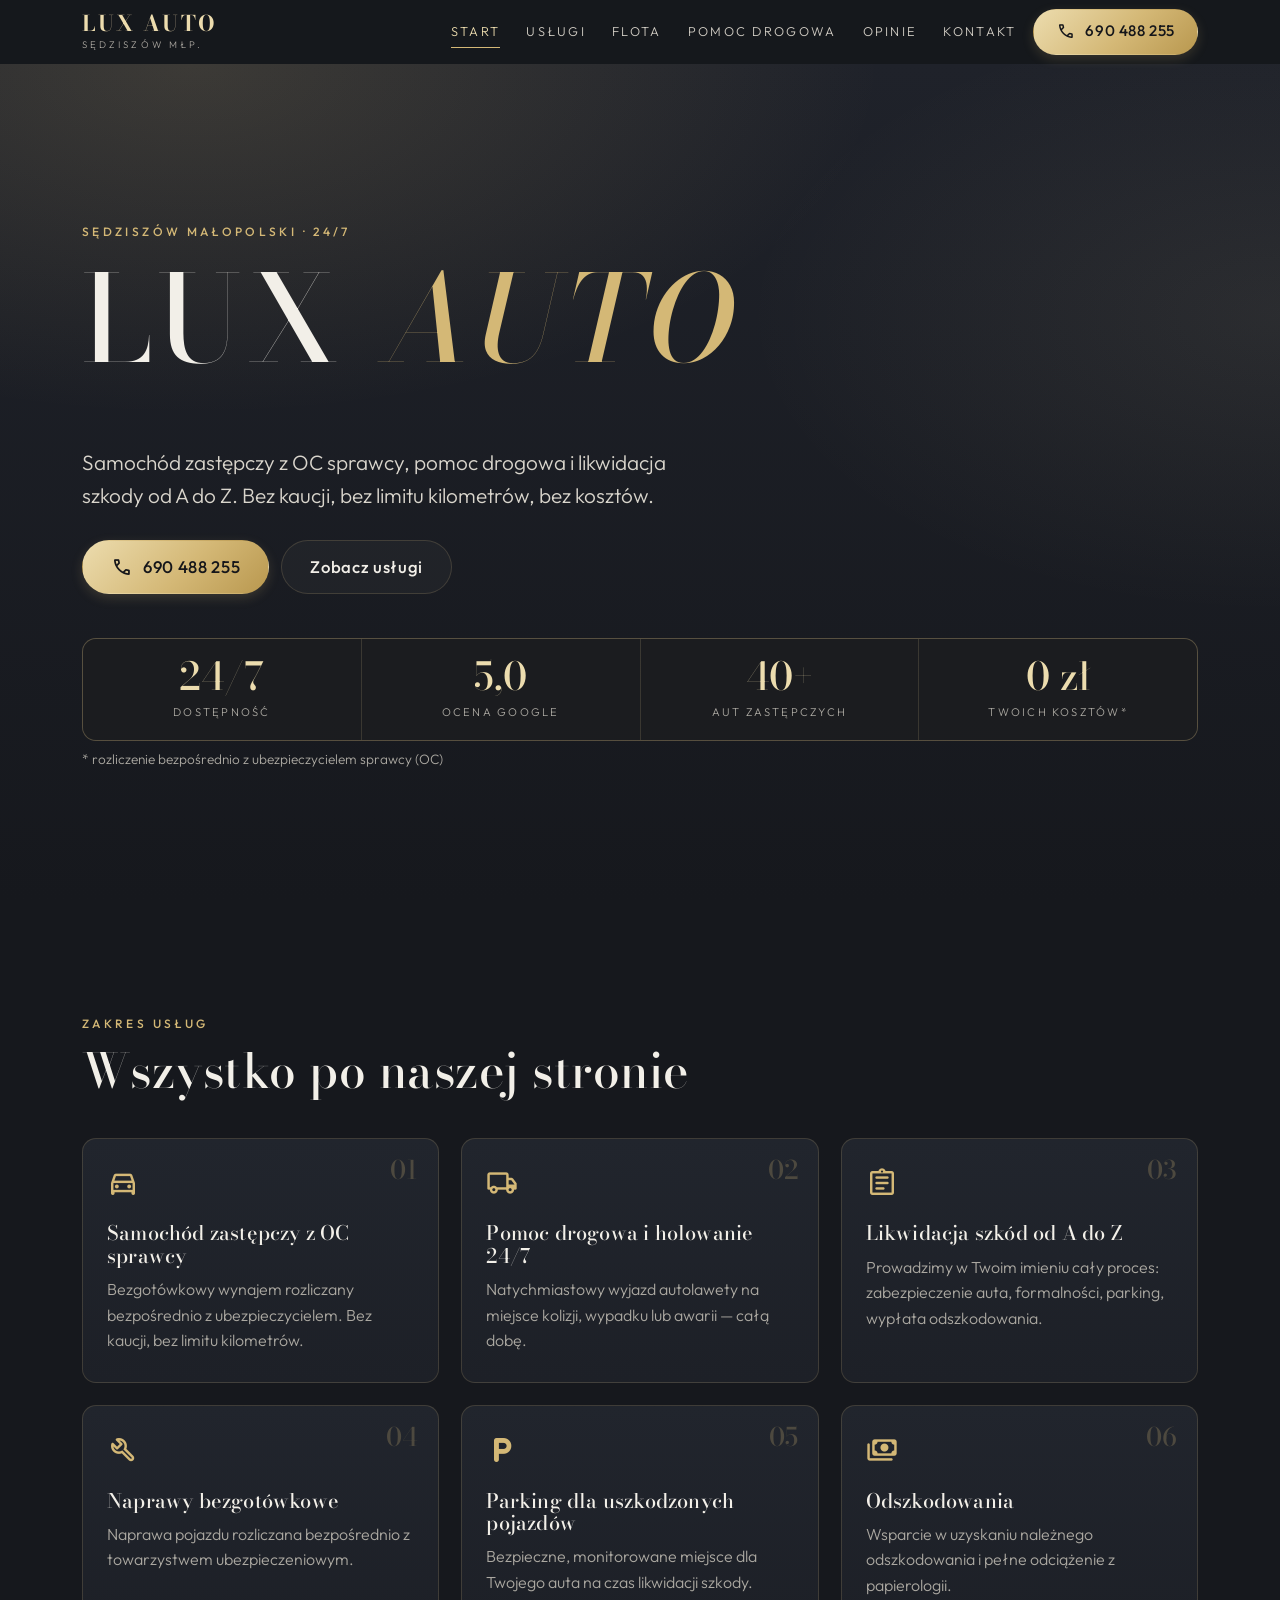
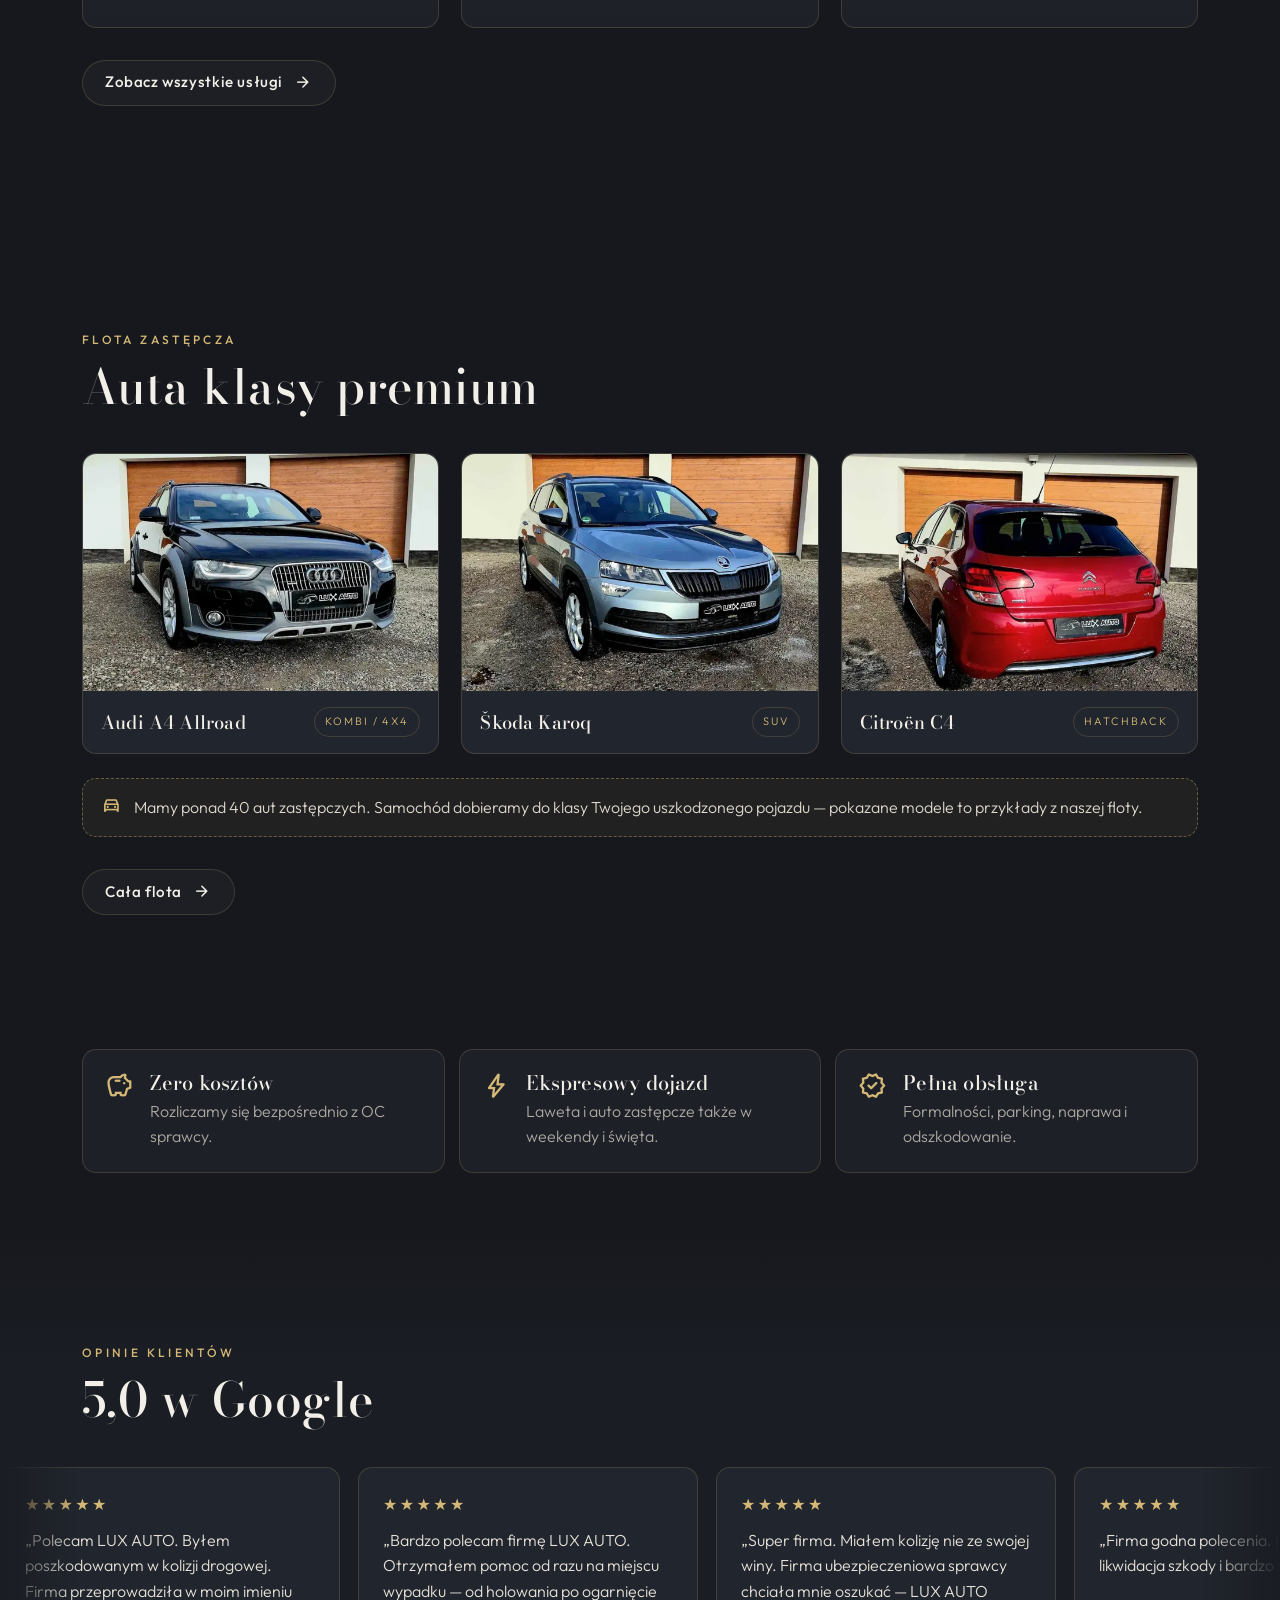
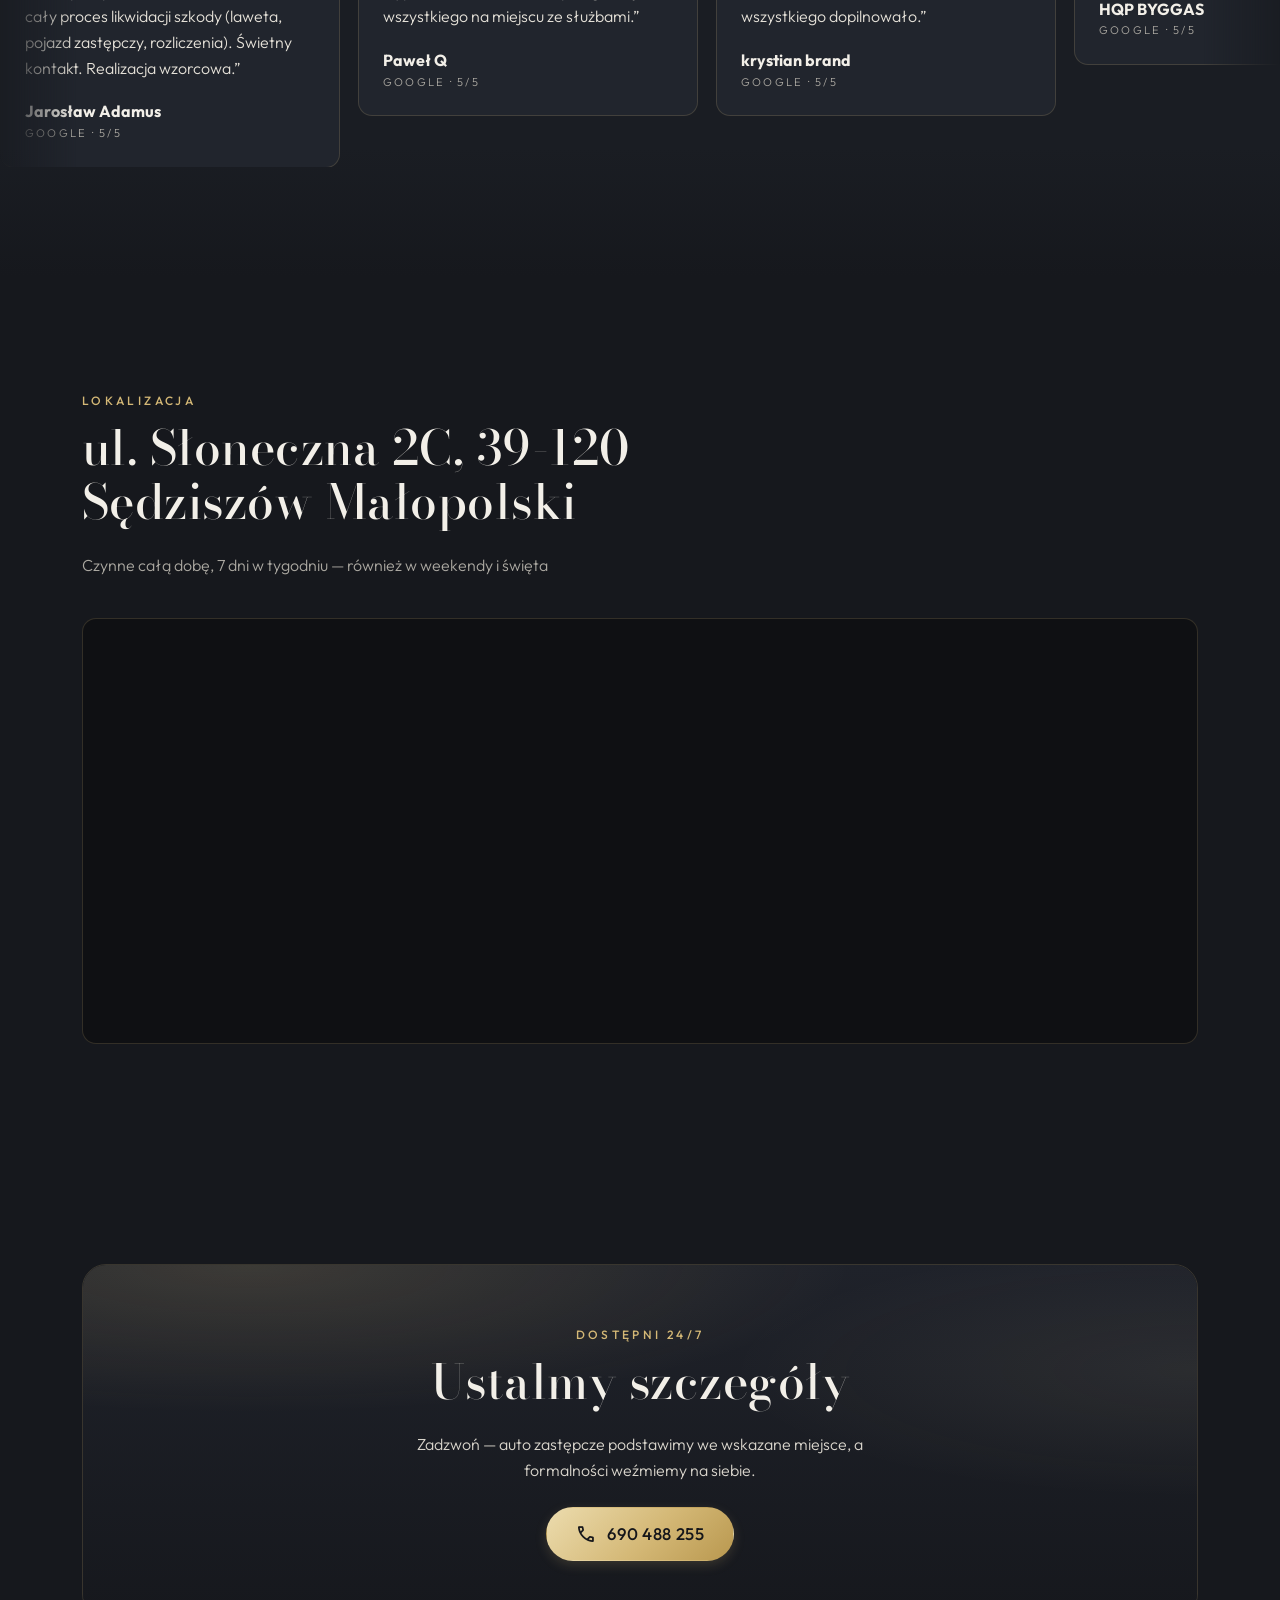
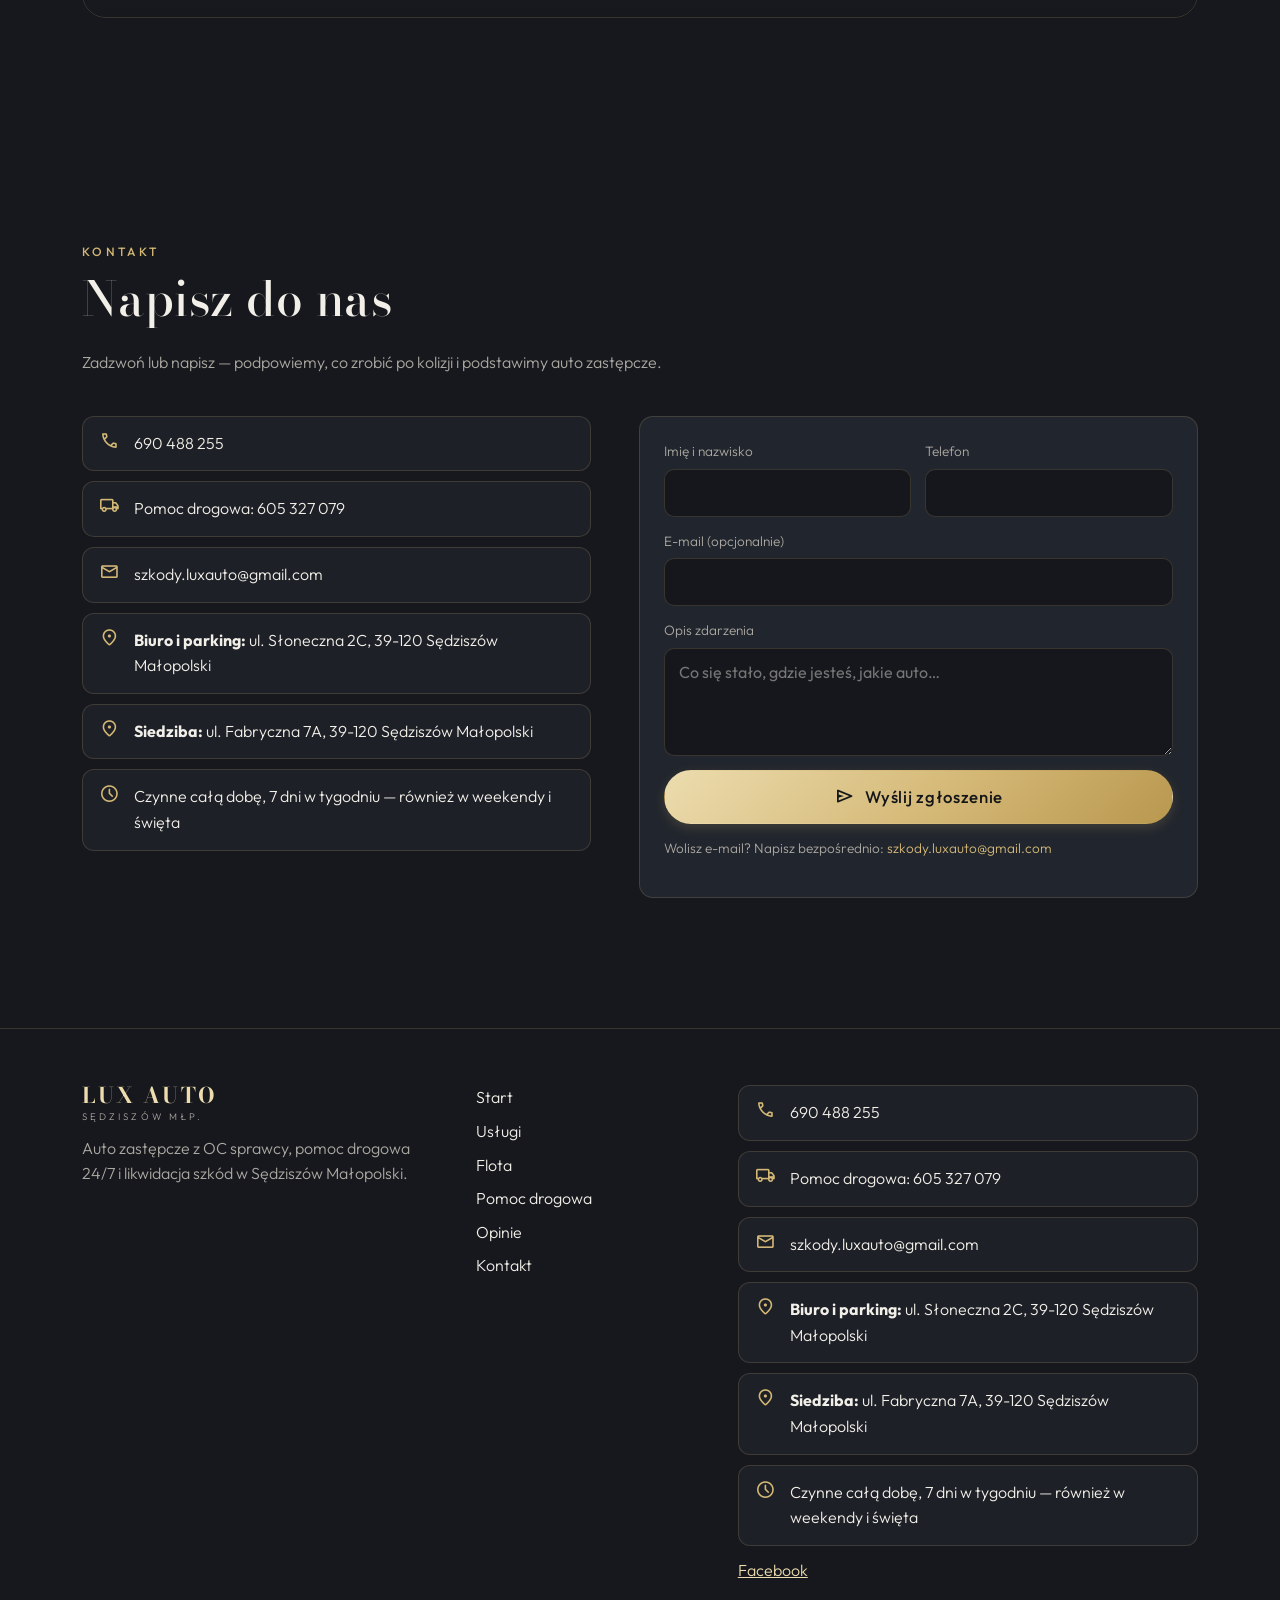
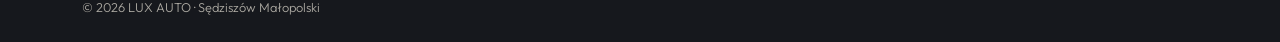
<file: index.html>
<!DOCTYPE html>
<html lang="pl"><head><meta charset="utf-8"><meta name="viewport" content="width=device-width, initial-scale=1, viewport-fit=cover">
<title>LUX AUTO Sędziszów Małopolski — auto zastępcze z OC sprawcy, pomoc drogowa 24/7</title>
<meta name="description" content="Bezgotówkowe auto zastępcze z OC sprawcy, holowanie i pomoc drogowa 24/7 oraz likwidacja szkód od A do Z. Sędziszów Małopolski, tel. 690 488 255.">
<meta name="theme-color" content="#16181d"><link rel="icon" type="image/png" href="favicon.png">
<link rel="preconnect" href="https://fonts.googleapis.com"><link rel="preconnect" href="https://fonts.gstatic.com" crossorigin>
<link rel="stylesheet" href="https://fonts.googleapis.com/css2?family=Bodoni+Moda:opsz,wght@6..96,500;6..96,700&family=Outfit:wght@300;400;500;600&family=Material+Symbols+Rounded:opsz,wght,FILL@24,400,0&icon_names=arrow_back,arrow_forward,arrow_upward,assignment,bolt,build,call,check_circle,close,directions_car,local_parking,local_shipping,location_on,mail,menu,payments,savings,schedule,send,star,verified&display=swap">
<link rel="stylesheet" href="css/style.css">
</head><body data-page="index">
<div id="header"></div>
<main id="main"></main>
<div id="footer"></div>
<script src="js/data.js"></script><script src="js/app.js"></script>
</body></html>
</file>
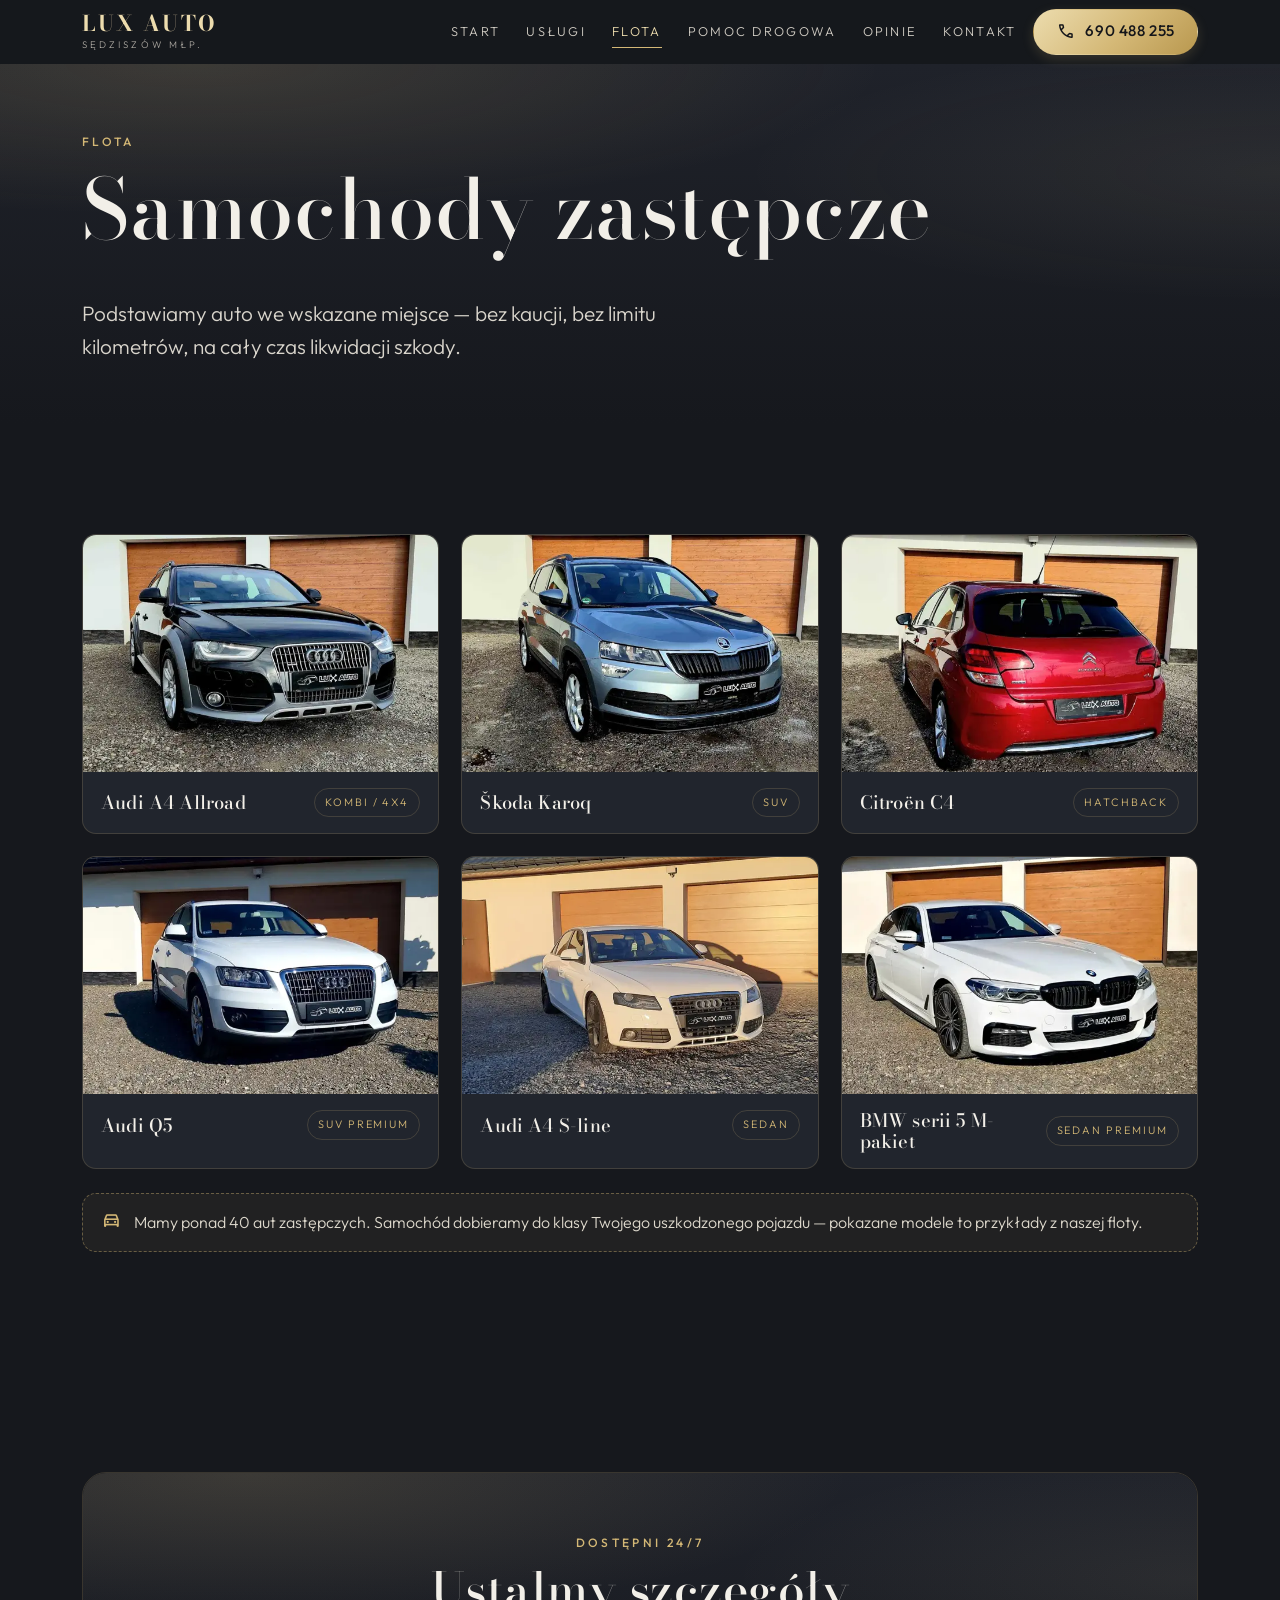
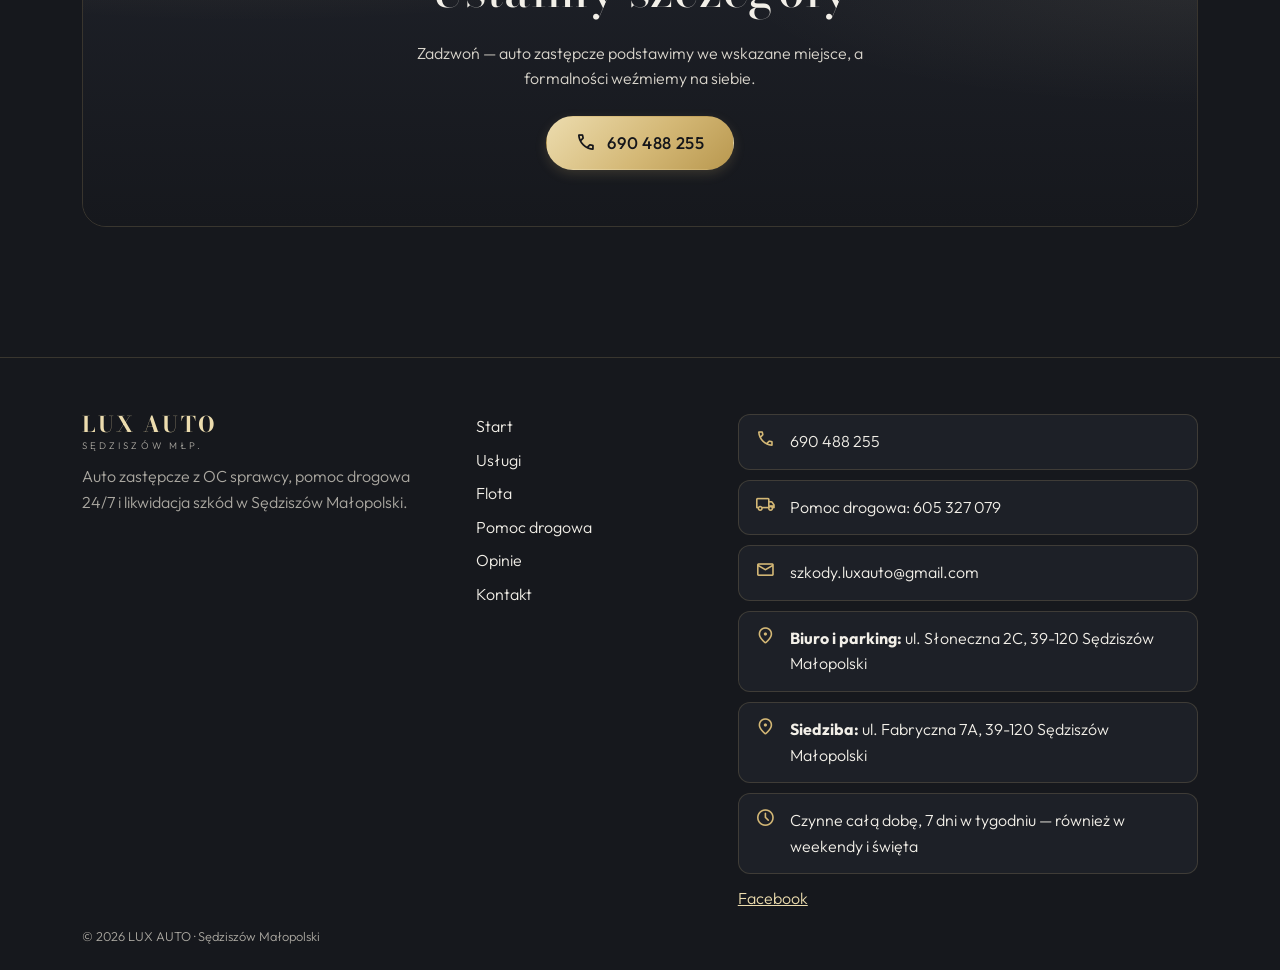
<file: flota.html>
<!DOCTYPE html>
<html lang="pl"><head><meta charset="utf-8"><meta name="viewport" content="width=device-width, initial-scale=1, viewport-fit=cover">
<title>Flota aut zastępczych — LUX AUTO</title>
<meta name="description" content="Bezgotówkowe auto zastępcze z OC sprawcy, holowanie i pomoc drogowa 24/7 oraz likwidacja szkód od A do Z. Sędziszów Małopolski, tel. 690 488 255.">
<meta name="theme-color" content="#16181d"><link rel="icon" type="image/png" href="favicon.png">
<link rel="preconnect" href="https://fonts.googleapis.com"><link rel="preconnect" href="https://fonts.gstatic.com" crossorigin>
<link rel="stylesheet" href="https://fonts.googleapis.com/css2?family=Bodoni+Moda:opsz,wght@6..96,500;6..96,700&family=Outfit:wght@300;400;500;600&family=Material+Symbols+Rounded:opsz,wght,FILL@24,400,0&icon_names=arrow_back,arrow_forward,arrow_upward,assignment,bolt,build,call,check_circle,close,directions_car,local_parking,local_shipping,location_on,mail,menu,payments,savings,schedule,send,star,verified&display=swap">
<link rel="stylesheet" href="css/style.css">
</head><body data-page="flota">
<div id="header"></div>
<main id="main"></main>
<div id="footer"></div>
<script src="js/data.js"></script><script src="js/app.js"></script>
</body></html>
</file>
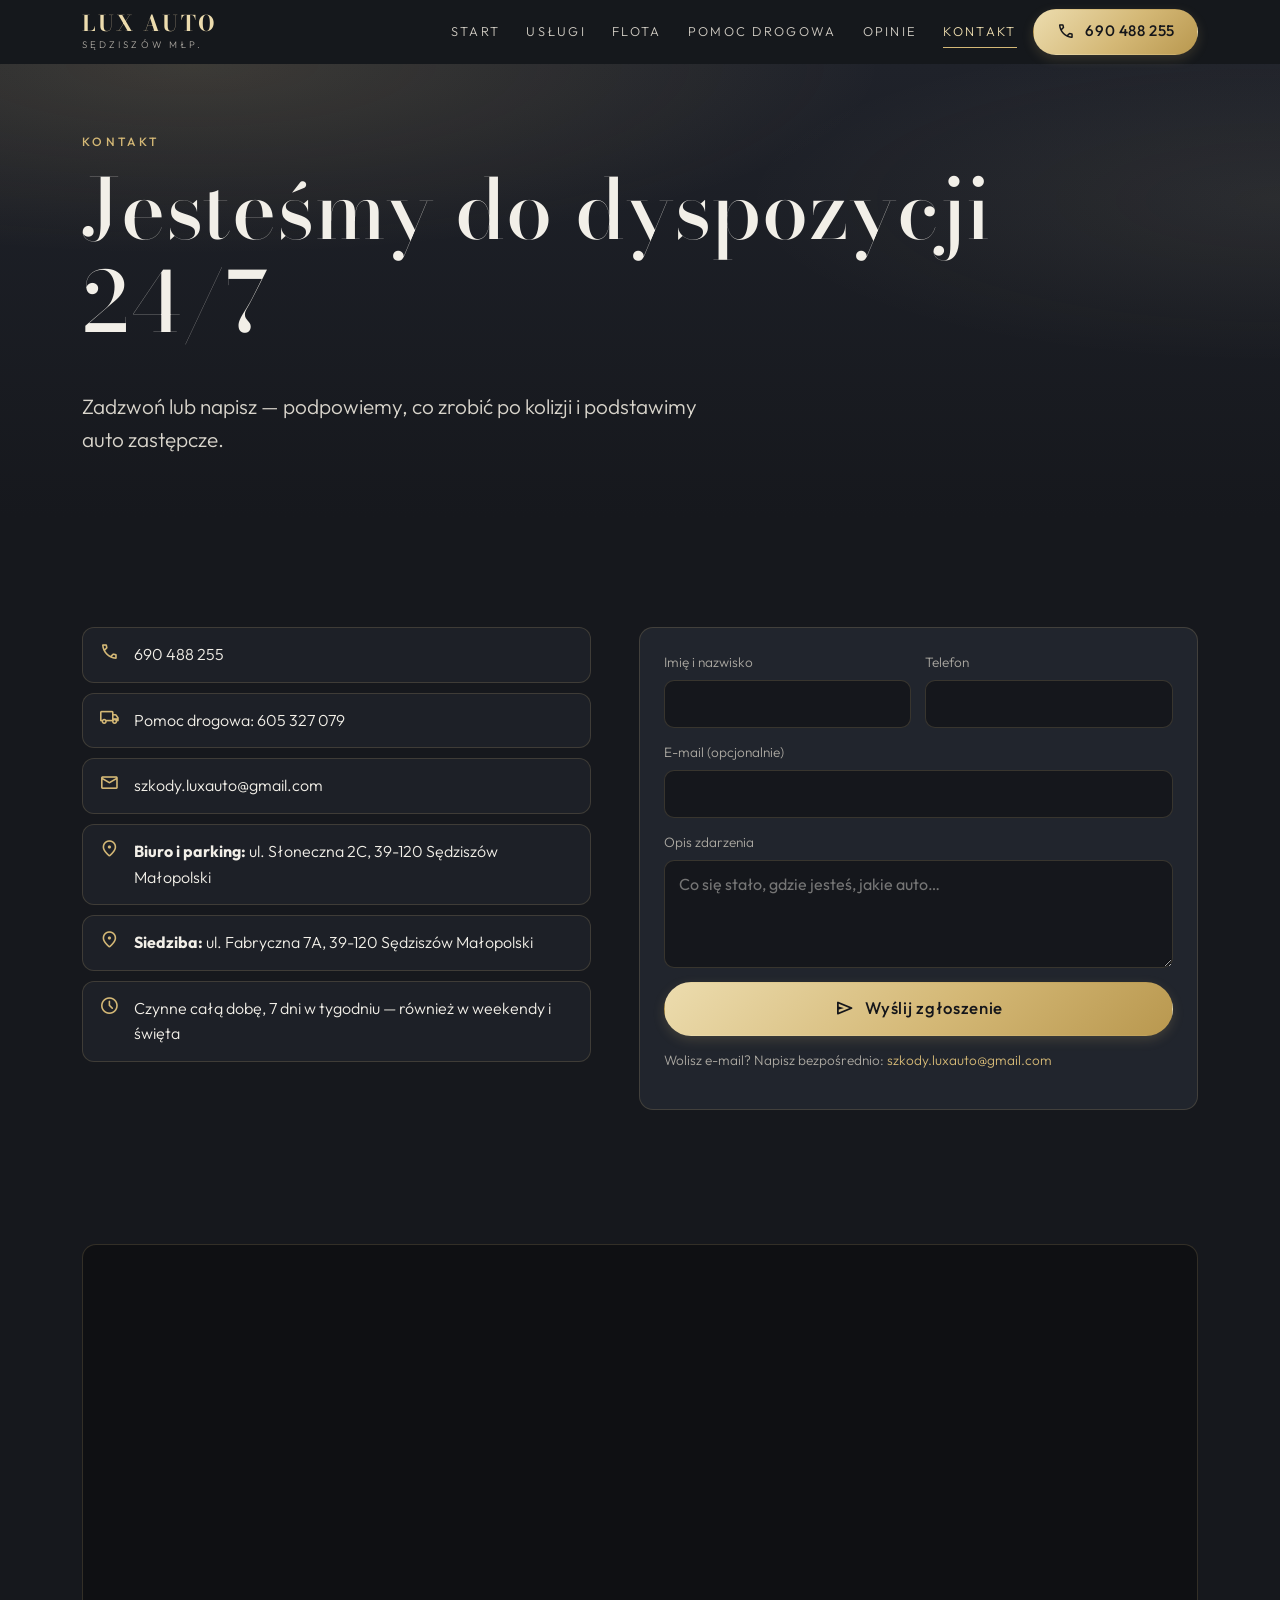
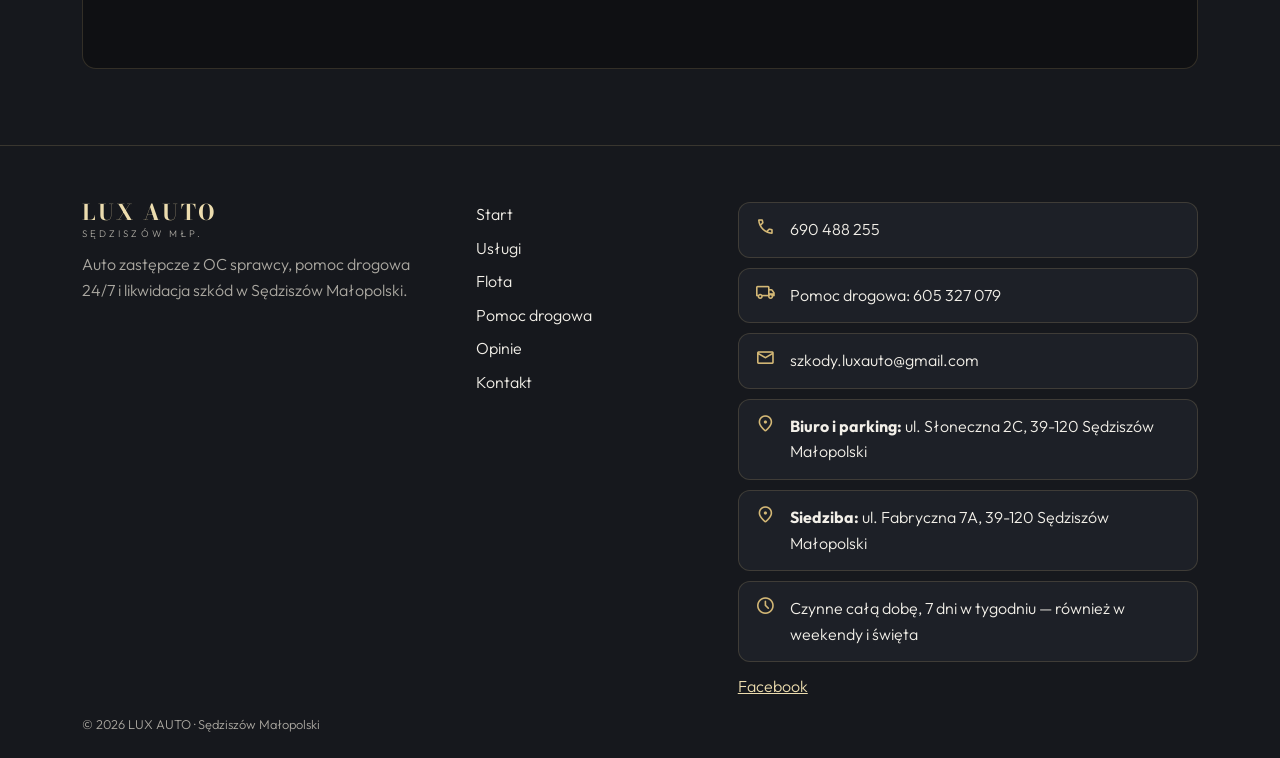
<file: kontakt.html>
<!DOCTYPE html>
<html lang="pl"><head><meta charset="utf-8"><meta name="viewport" content="width=device-width, initial-scale=1, viewport-fit=cover">
<title>Kontakt — LUX AUTO</title>
<meta name="description" content="Bezgotówkowe auto zastępcze z OC sprawcy, holowanie i pomoc drogowa 24/7 oraz likwidacja szkód od A do Z. Sędziszów Małopolski, tel. 690 488 255.">
<meta name="theme-color" content="#16181d"><link rel="icon" type="image/png" href="favicon.png">
<link rel="preconnect" href="https://fonts.googleapis.com"><link rel="preconnect" href="https://fonts.gstatic.com" crossorigin>
<link rel="stylesheet" href="https://fonts.googleapis.com/css2?family=Bodoni+Moda:opsz,wght@6..96,500;6..96,700&family=Outfit:wght@300;400;500;600&family=Material+Symbols+Rounded:opsz,wght,FILL@24,400,0&icon_names=arrow_back,arrow_forward,arrow_upward,assignment,bolt,build,call,check_circle,close,directions_car,local_parking,local_shipping,location_on,mail,menu,payments,savings,schedule,send,star,verified&display=swap">
<link rel="stylesheet" href="css/style.css">
</head><body data-page="kontakt">
<div id="header"></div>
<main id="main"></main>
<div id="footer"></div>
<script src="js/data.js"></script><script src="js/app.js"></script>
</body></html>
</file>
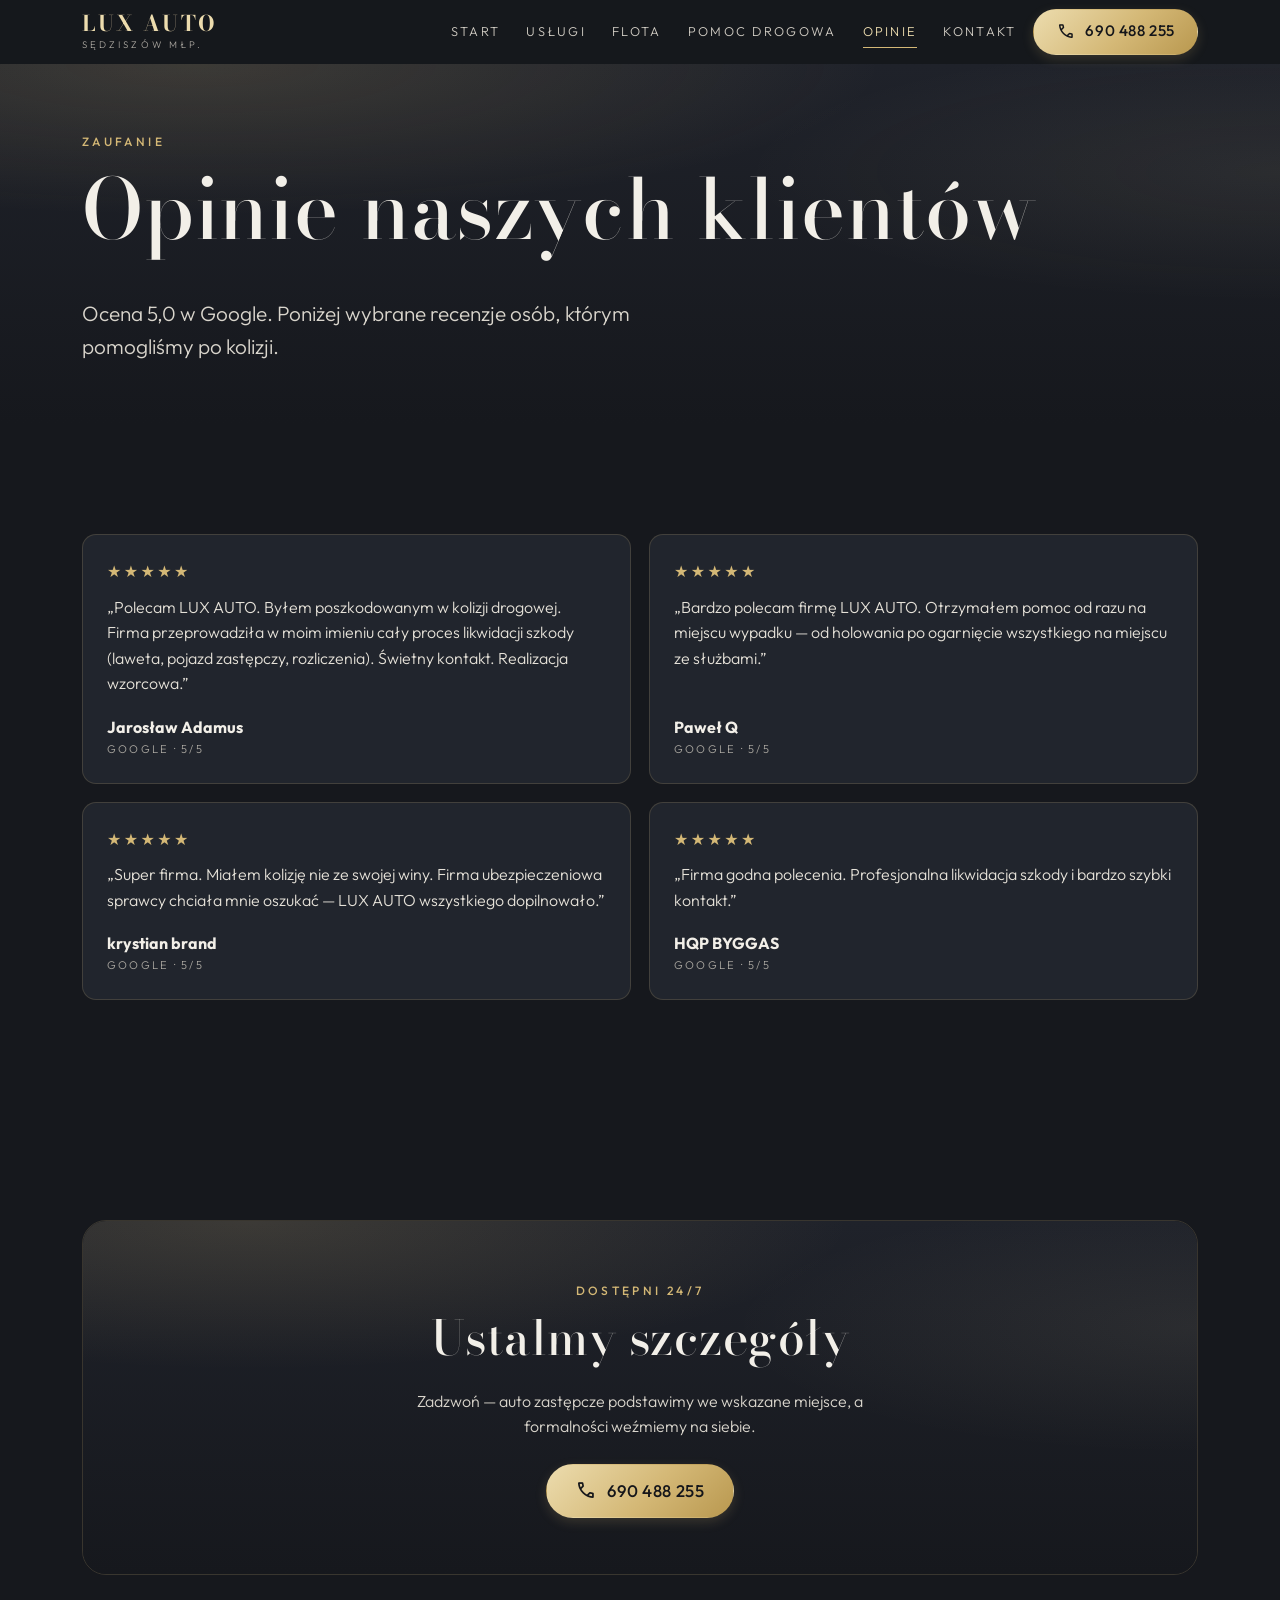
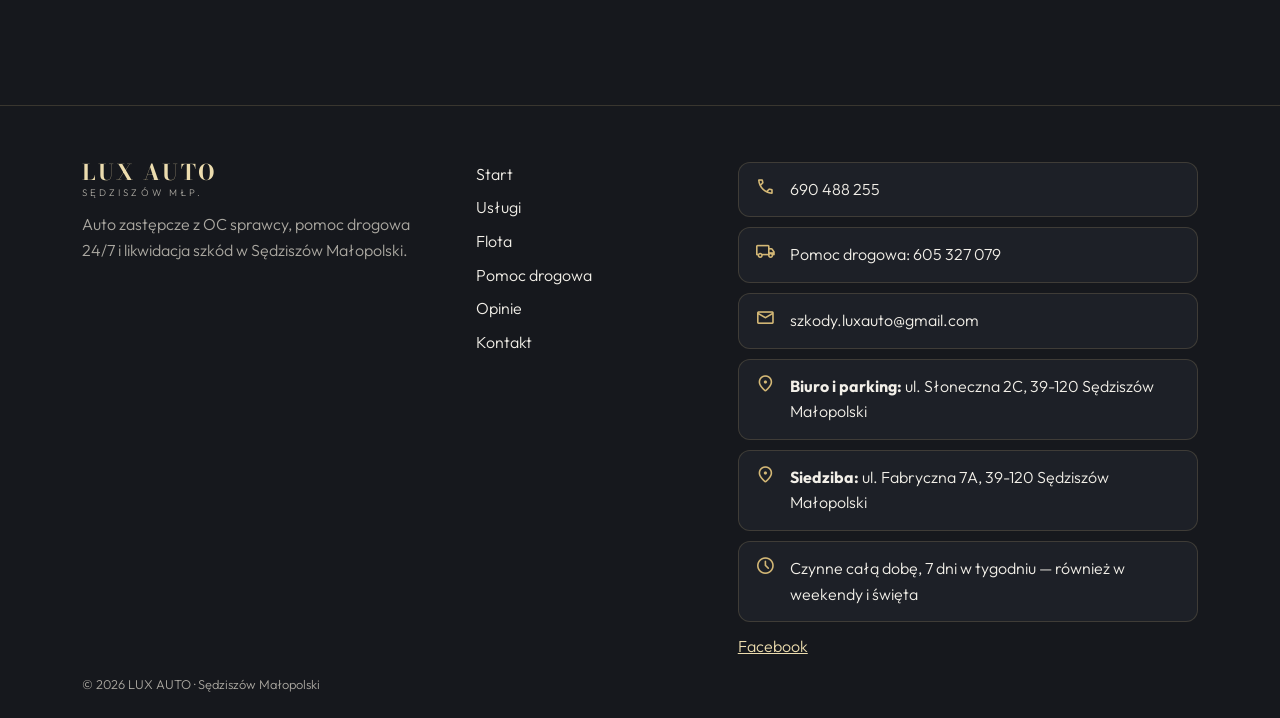
<file: opinie.html>
<!DOCTYPE html>
<html lang="pl"><head><meta charset="utf-8"><meta name="viewport" content="width=device-width, initial-scale=1, viewport-fit=cover">
<title>Opinie klientów — LUX AUTO</title>
<meta name="description" content="Bezgotówkowe auto zastępcze z OC sprawcy, holowanie i pomoc drogowa 24/7 oraz likwidacja szkód od A do Z. Sędziszów Małopolski, tel. 690 488 255.">
<meta name="theme-color" content="#16181d"><link rel="icon" type="image/png" href="favicon.png">
<link rel="preconnect" href="https://fonts.googleapis.com"><link rel="preconnect" href="https://fonts.gstatic.com" crossorigin>
<link rel="stylesheet" href="https://fonts.googleapis.com/css2?family=Bodoni+Moda:opsz,wght@6..96,500;6..96,700&family=Outfit:wght@300;400;500;600&family=Material+Symbols+Rounded:opsz,wght,FILL@24,400,0&icon_names=arrow_back,arrow_forward,arrow_upward,assignment,bolt,build,call,check_circle,close,directions_car,local_parking,local_shipping,location_on,mail,menu,payments,savings,schedule,send,star,verified&display=swap">
<link rel="stylesheet" href="css/style.css">
</head><body data-page="opinie">
<div id="header"></div>
<main id="main"></main>
<div id="footer"></div>
<script src="js/data.js"></script><script src="js/app.js"></script>
</body></html>
</file>
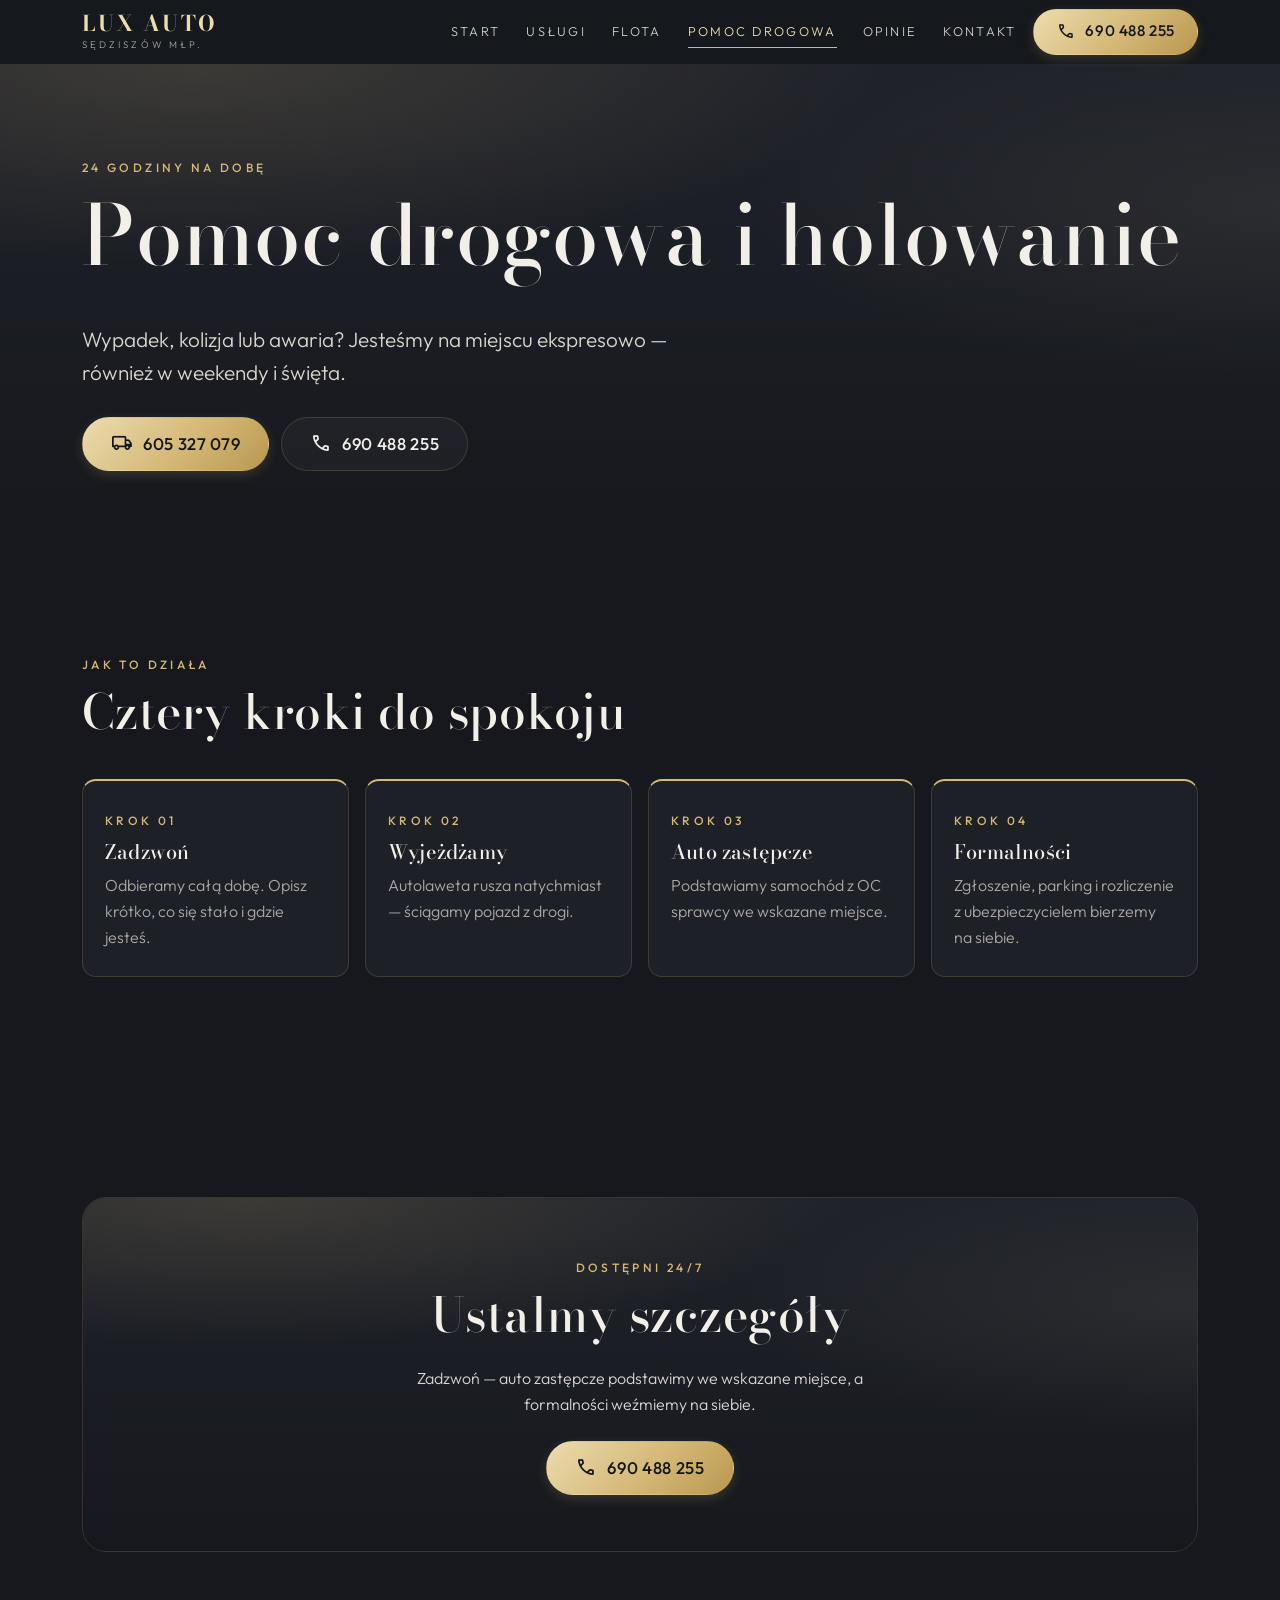
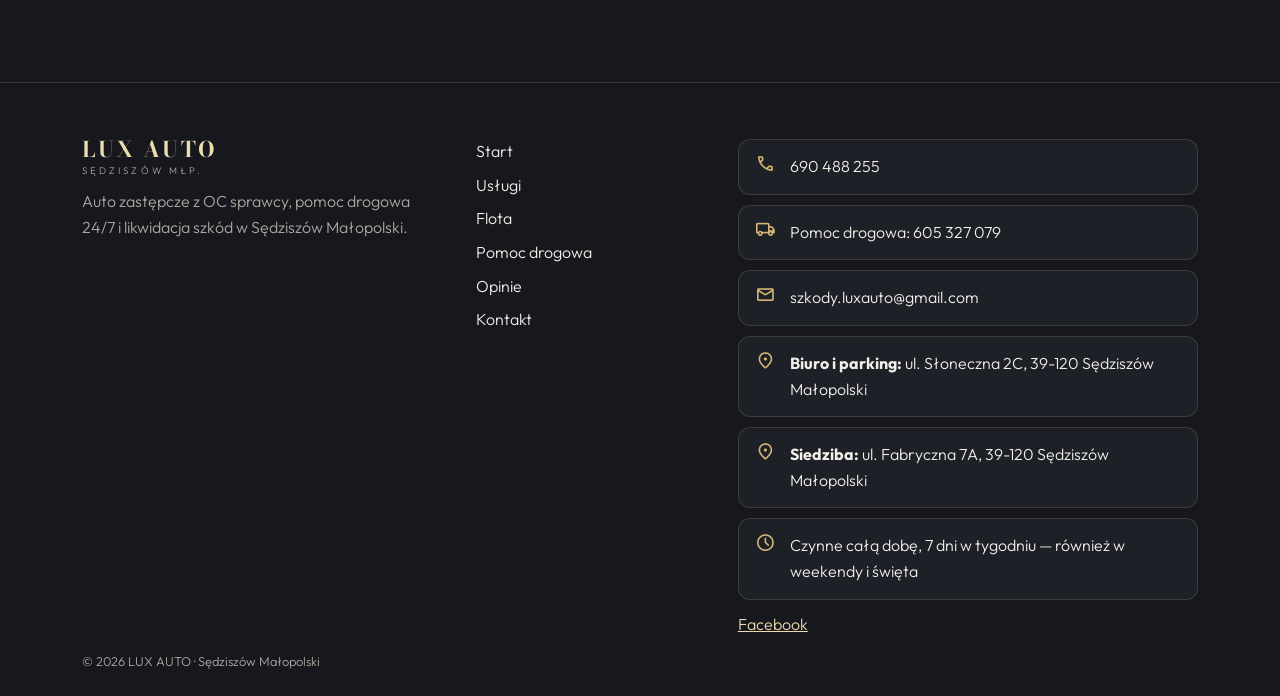
<file: pomoc-drogowa.html>
<!DOCTYPE html>
<html lang="pl"><head><meta charset="utf-8"><meta name="viewport" content="width=device-width, initial-scale=1, viewport-fit=cover">
<title>Pomoc drogowa i holowanie 24/7 — LUX AUTO</title>
<meta name="description" content="Bezgotówkowe auto zastępcze z OC sprawcy, holowanie i pomoc drogowa 24/7 oraz likwidacja szkód od A do Z. Sędziszów Małopolski, tel. 690 488 255.">
<meta name="theme-color" content="#16181d"><link rel="icon" type="image/png" href="favicon.png">
<link rel="preconnect" href="https://fonts.googleapis.com"><link rel="preconnect" href="https://fonts.gstatic.com" crossorigin>
<link rel="stylesheet" href="https://fonts.googleapis.com/css2?family=Bodoni+Moda:opsz,wght@6..96,500;6..96,700&family=Outfit:wght@300;400;500;600&family=Material+Symbols+Rounded:opsz,wght,FILL@24,400,0&icon_names=arrow_back,arrow_forward,arrow_upward,assignment,bolt,build,call,check_circle,close,directions_car,local_parking,local_shipping,location_on,mail,menu,payments,savings,schedule,send,star,verified&display=swap">
<link rel="stylesheet" href="css/style.css">
</head><body data-page="pomoc-drogowa">
<div id="header"></div>
<main id="main"></main>
<div id="footer"></div>
<script src="js/data.js"></script><script src="js/app.js"></script>
</body></html>
</file>
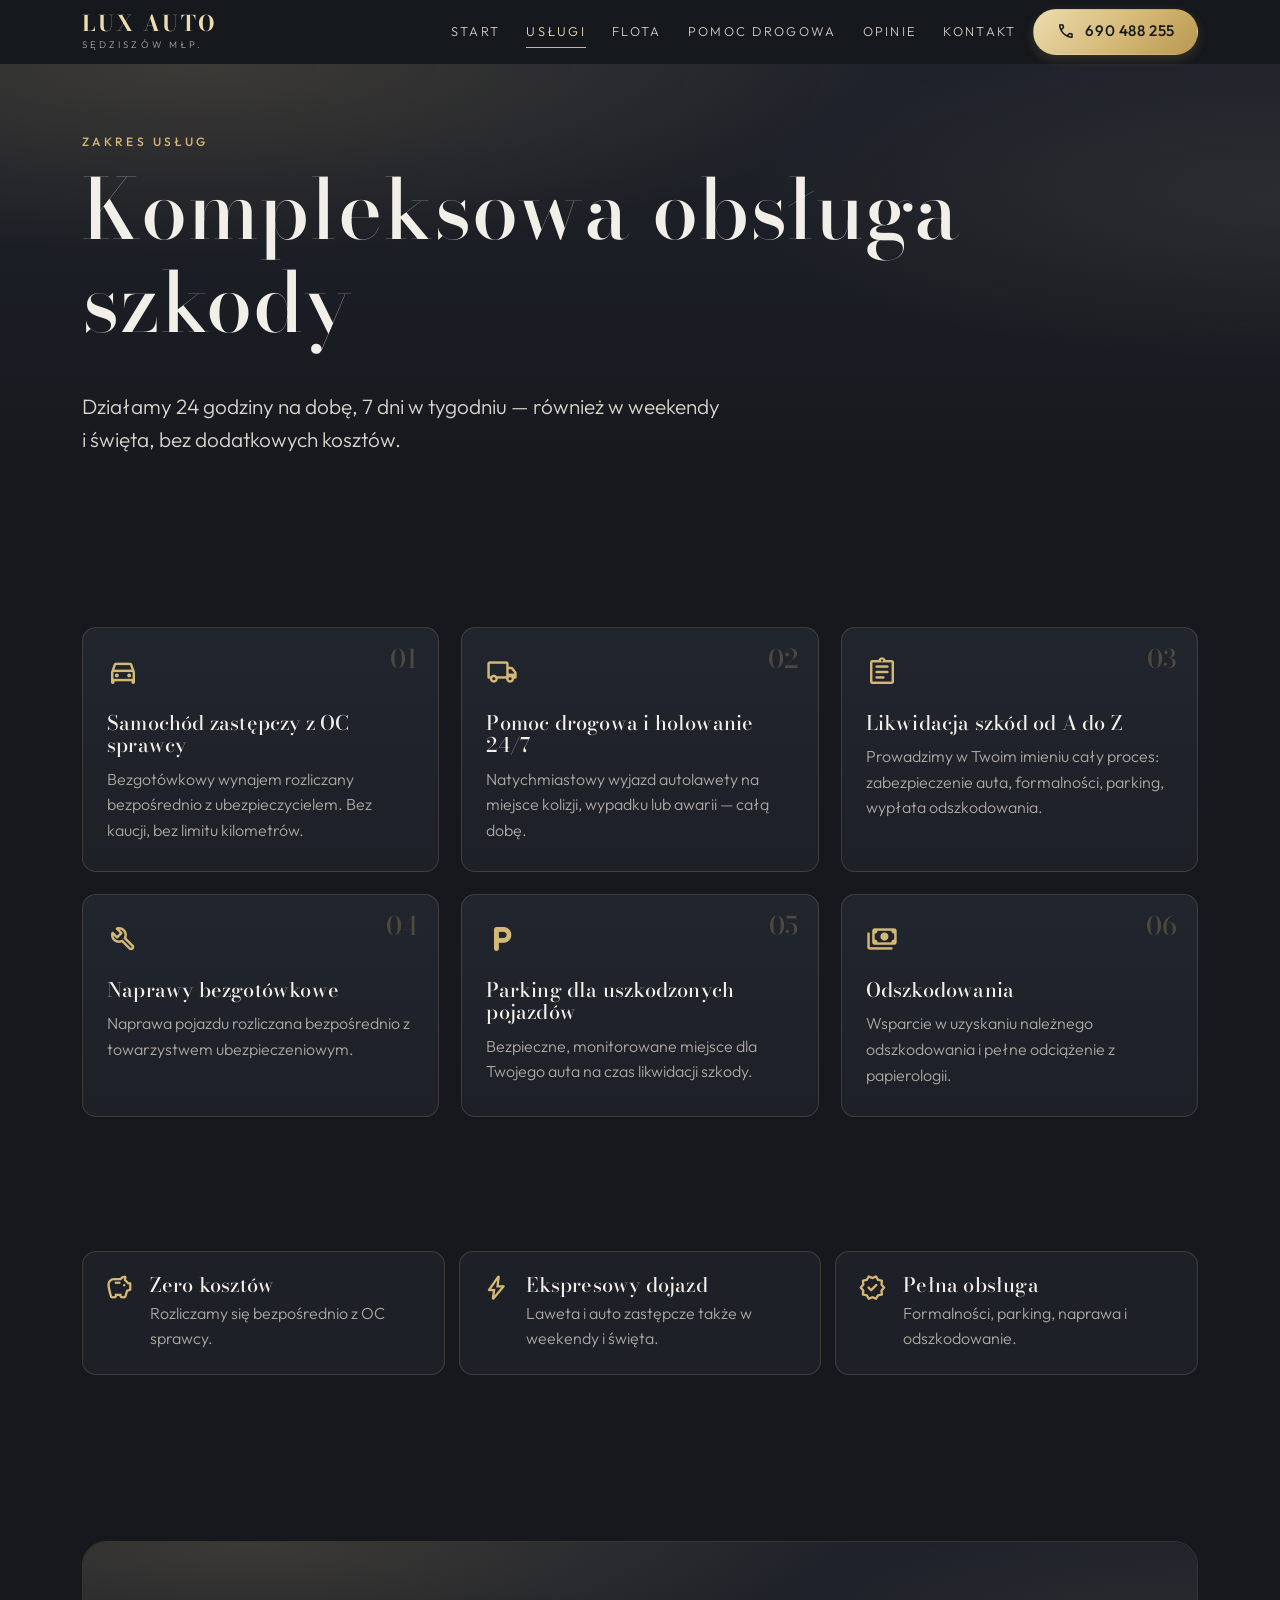
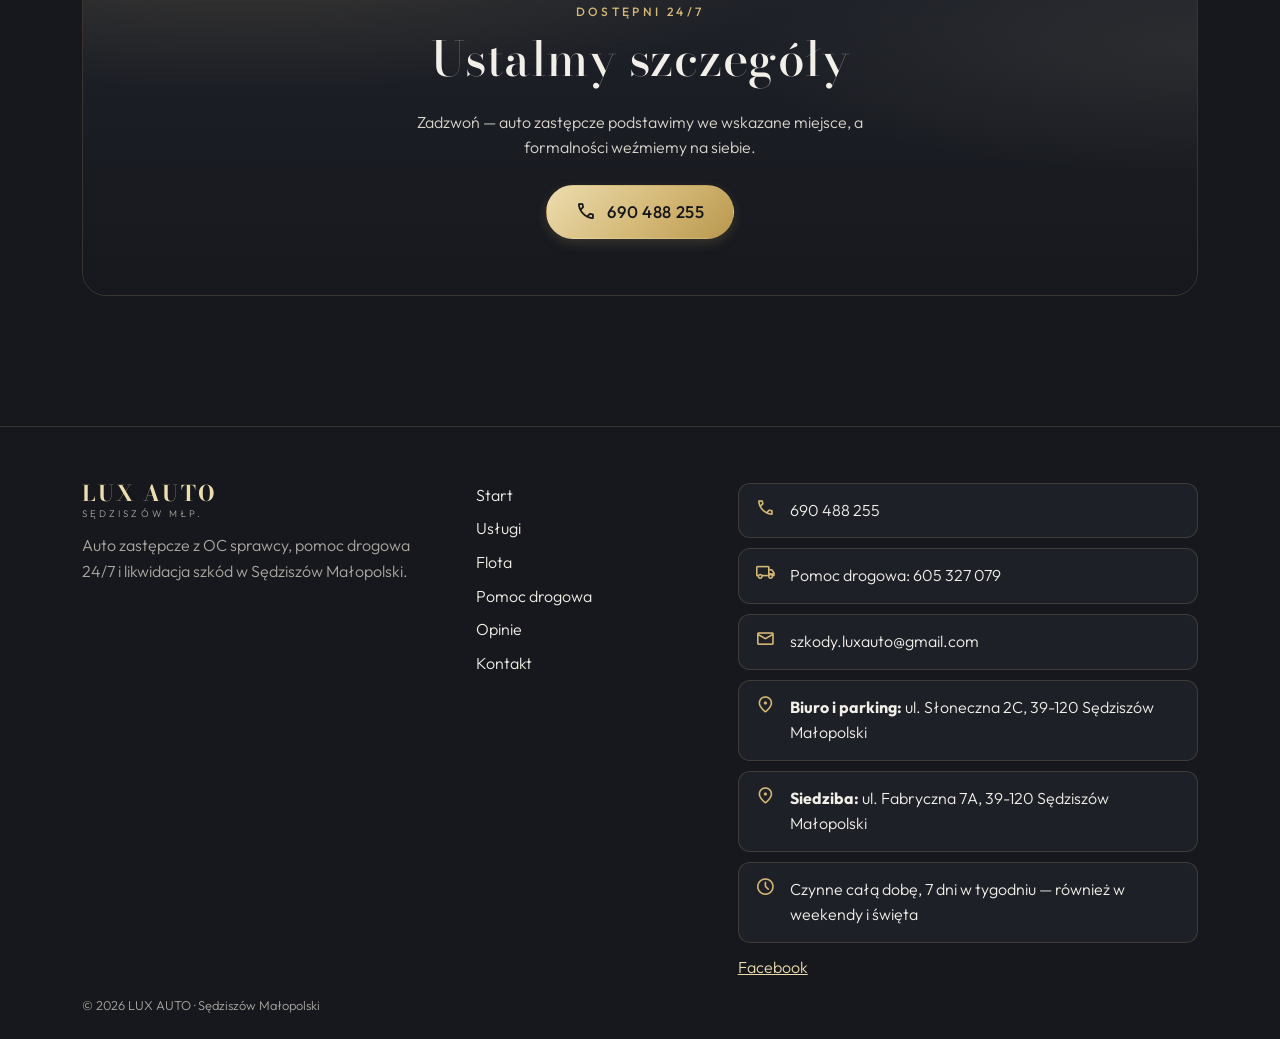
<file: uslugi.html>
<!DOCTYPE html>
<html lang="pl"><head><meta charset="utf-8"><meta name="viewport" content="width=device-width, initial-scale=1, viewport-fit=cover">
<title>Usługi — LUX AUTO</title>
<meta name="description" content="Bezgotówkowe auto zastępcze z OC sprawcy, holowanie i pomoc drogowa 24/7 oraz likwidacja szkód od A do Z. Sędziszów Małopolski, tel. 690 488 255.">
<meta name="theme-color" content="#16181d"><link rel="icon" type="image/png" href="favicon.png">
<link rel="preconnect" href="https://fonts.googleapis.com"><link rel="preconnect" href="https://fonts.gstatic.com" crossorigin>
<link rel="stylesheet" href="https://fonts.googleapis.com/css2?family=Bodoni+Moda:opsz,wght@6..96,500;6..96,700&family=Outfit:wght@300;400;500;600&family=Material+Symbols+Rounded:opsz,wght,FILL@24,400,0&icon_names=arrow_back,arrow_forward,arrow_upward,assignment,bolt,build,call,check_circle,close,directions_car,local_parking,local_shipping,location_on,mail,menu,payments,savings,schedule,send,star,verified&display=swap">
<link rel="stylesheet" href="css/style.css">
</head><body data-page="uslugi">
<div id="header"></div>
<main id="main"></main>
<div id="footer"></div>
<script src="js/data.js"></script><script src="js/app.js"></script>
</body></html>
</file>
<file: css/style.css>
:root{--bg:#16181d;--bg2:#1d2027;--card:#21252d;--line:rgba(214,190,130,.18);--gold:#d4b876;--gold2:#ecdcae;--txt:#f2efe8;--mut:#aba8a1;--hh:64px;--r:14px;
--serif:"Bodoni Moda","Playfair Display",Georgia,serif;--sans:"Outfit",system-ui,-apple-system,"Segoe UI",sans-serif}
*,*::before,*::after{box-sizing:border-box}
html{scroll-behavior:smooth;-webkit-text-size-adjust:100%}
body{margin:0;background:var(--bg);color:var(--txt);font:300 16px/1.6 var(--sans);overflow-x:clip;padding-bottom:calc(64px + env(safe-area-inset-bottom))}
@media(min-width:1024px){body{padding-bottom:0}}
img,video,iframe{max-width:100%;display:block}
a{color:inherit;text-decoration:none}
h1,h2,h3{font-family:var(--serif);font-weight:500;line-height:1.12;margin:0 0 .5em;letter-spacing:.01em}
h1{font-size:clamp(2.4rem,9vw,5.2rem)}h2{font-size:clamp(1.8rem,5.5vw,3rem)}h3{font-size:1.25rem}
p{margin:0 0 1em}
.ms{font-family:"Material Symbols Rounded";font-weight:normal;font-style:normal;font-size:1.3em;line-height:1;display:inline-block;width:1em;overflow:hidden;white-space:nowrap;-webkit-font-feature-settings:"liga";font-feature-settings:"liga";flex:none}
.wrap{width:100%;max-width:1180px;margin:0 auto;padding:0 20px}
@media(min-width:640px){.wrap{padding:0 32px}}
.sec{padding-top:72px;padding-bottom:72px}.sec-s{padding-top:24px;padding-bottom:56px}
@media(min-width:1024px){.sec{padding-top:110px;padding-bottom:110px}}
.kicker{display:inline-block;font:500 .75rem/1 var(--sans);letter-spacing:.28em;text-transform:uppercase;color:var(--gold);margin-bottom:14px}
.lead{font-size:clamp(1.05rem,2.6vw,1.3rem);color:#d9d5cc;max-width:640px}
.small{font-size:.85rem;color:var(--mut)}
.small a{color:var(--gold)}
.sh{max-width:720px;margin-bottom:40px}.sh p{color:var(--mut)}
/* buttons */
.btn{display:inline-flex;align-items:center;justify-content:center;gap:10px;min-height:46px;padding:10px 22px;border-radius:999px;font:500 .95rem/1.1 var(--sans);letter-spacing:.04em;border:1px solid transparent;cursor:pointer;transition:transform .2s,background .2s,box-shadow .2s;text-align:center}
.btn-lg{min-height:54px;padding:14px 28px;font-size:1.05rem}
.btn-gold{background:linear-gradient(135deg,var(--gold2),var(--gold) 55%,#b9984f);color:#15161a;box-shadow:0 4px 12px rgba(212,184,118,.18)}
.btn-gold:hover{filter:brightness(1.06)}
.btn-ghost{border-color:var(--line);color:var(--txt);background:rgba(255,255,255,.03)}
.btn-ghost:hover{border-color:var(--gold);color:var(--gold2)}
.ibtn{width:46px;height:46px;display:inline-grid;place-items:center;border-radius:12px;border:1px solid var(--line);background:var(--bg2);color:var(--txt);cursor:pointer;padding:0;font-size:1rem}
.ibtn:hover{border-color:var(--gold);color:var(--gold)}
/* header – solid bg, no backdrop-filter */
.hdr{position:sticky;top:0;z-index:100;height:var(--hh);background:rgba(22,24,29,.96);border-bottom:1px solid transparent;transition:border-color .3s}
body.scrolled .hdr{border-color:var(--line)}
.hdr-in{max-width:1180px;margin:0 auto;height:100%;display:flex;align-items:center;gap:16px;padding:0 16px}
@media(min-width:640px){.hdr-in{padding:0 32px}}
.logo{display:flex;flex-direction:column;line-height:1;margin-right:auto}
.logo b{font:700 1.35rem/1 var(--serif);letter-spacing:.12em;color:var(--gold2)}
.logo small{font-size:.6rem;letter-spacing:.32em;color:var(--mut);margin-top:5px}
.nav{display:none;gap:26px}
.nav a{font-size:.8rem;letter-spacing:.18em;text-transform:uppercase;color:#cfcbc2;position:relative;padding:6px 0}
.nav a::after{content:"";position:absolute;left:0;right:100%;bottom:0;height:1px;background:var(--gold);transition:right .3s}
.nav a:hover,.nav a.on{color:var(--gold2)}.nav a:hover::after,.nav a.on::after{right:0}
.hdr-act{display:flex;gap:10px;align-items:center}
.hdr-call{display:none}
@media(min-width:1024px){.nav{display:flex}.burger{display:none}.hdr-call{display:inline-flex}.back-btn{display:none}}
/* mobile menu – separate fixed layer, opaque */
.mnav{position:fixed;inset:0;z-index:300;background:#121418;display:flex;flex-direction:column;padding:0 16px calc(20px + env(safe-area-inset-bottom));overflow-y:auto;opacity:0;visibility:hidden;transition:opacity .2s,visibility 0s .2s}
.mnav.open{opacity:1;visibility:visible;transition:opacity .2s}
.mn-top{height:var(--hh);display:flex;align-items:center;flex:none}
.mn-tiles{display:grid;gap:10px;margin:12px 0 20px}
.mn-tiles a{display:flex;align-items:center;justify-content:space-between;padding:18px 20px;border-radius:var(--r);background:#f4f1ea;color:#16181d;font:600 1.1rem/1.2 var(--sans);box-shadow:0 4px 14px rgba(0,0,0,.3)}
.mn-tiles a .ms{color:#9a7b35}
.mn-tiles a.on{background:linear-gradient(135deg,var(--gold2),var(--gold));}
.mn-tiles a.on .ms{color:#16181d}
.mn-bottom{margin-top:auto;display:grid;gap:10px}
body.menu-open .callbar,body.menu-open .totop{display:none}
/* hero bg – light, CSS only */
.hero-bg{position:absolute;inset:0;overflow:hidden;pointer-events:none;background:radial-gradient(90% 70% at 15% 0%,rgba(212,184,118,.16),transparent 60%),radial-gradient(70% 60% at 100% 30%,rgba(236,220,174,.07),transparent 60%),linear-gradient(180deg,#1f222a 0%,var(--bg) 100%)}
.hero-media{position:absolute;inset:0;width:100%;height:100%;object-fit:cover;opacity:.45}
@media(prefers-reduced-motion:reduce){.reveal{transition:none!important;opacity:1!important;transform:none!important}html{scroll-behavior:auto}}
.hero{position:relative;display:flex;flex-direction:column;justify-content:center;padding:36px 0 28px}
@media(min-width:1024px){.hero{min-height:calc(100svh - var(--hh));padding:64px 0 40px}}
.hero>.wrap{position:relative}
.hero h1 em{font-style:italic;color:var(--gold)}
.hero h1{font-size:clamp(3.2rem,15vw,7.5rem);letter-spacing:.06em}
.hero-cta{display:flex;flex-wrap:wrap;gap:12px;margin-top:28px}
@media(max-width:479px){.hero-cta .btn{width:100%}}
.stats{display:grid;grid-template-columns:repeat(2,1fr);gap:1px;background:var(--line);border:1px solid var(--line);border-radius:var(--r);overflow:hidden;margin:44px 0 8px}
.stats div{background:rgba(22,24,29,.85);padding:18px 16px;text-align:center}
.stats dt{font:500 clamp(1.7rem,6vw,2.4rem)/1 var(--serif);color:var(--gold2)}
.stats dd{margin:8px 0 0;font-size:.7rem;letter-spacing:.2em;text-transform:uppercase;color:var(--mut)}
@media(min-width:768px){.stats{grid-template-columns:repeat(4,1fr)}}
.stat-note{margin:0}
.phead{position:relative;padding:64px 0 40px}.phead.tall{padding:90px 0 70px}
.phead>.wrap{position:relative}
/* services */
.svc-grid{display:grid;gap:16px}
@media(min-width:640px){.svc-grid{grid-template-columns:repeat(2,1fr)}}
@media(min-width:1024px){.svc-grid{grid-template-columns:repeat(3,1fr);gap:22px}}
.svc{position:relative;padding:28px 24px;border:1px solid var(--line);border-radius:var(--r);background:linear-gradient(180deg,var(--card),var(--bg2));transition:border-color .3s}
.svc:hover{border-color:rgba(212,184,118,.45)}
.svc>.ms{font-size:2rem;color:var(--gold);margin-bottom:16px}
.svc-n{position:absolute;right:20px;top:18px;font:500 1.6rem/1 var(--serif);color:rgba(212,184,118,.25)}
.svc p{color:var(--mut);margin:0}
.more{margin:32px 0 0}
/* fleet */
.fleet-grid{display:grid;gap:18px}
@media(min-width:640px){.fleet-grid{grid-template-columns:repeat(2,1fr)}}
@media(min-width:1024px){.fleet-grid{grid-template-columns:repeat(3,1fr);gap:22px}}
.car{border:1px solid var(--line);border-radius:var(--r);overflow:hidden;background:var(--card)}
.car-media{position:relative;aspect-ratio:3/2;background:#0f1013;overflow:hidden}
.car-media img,.car-media video{position:absolute;inset:0;width:100%;height:100%;object-fit:cover}
.car-media video{opacity:0;transition:opacity .6s}.car-media.playing video{opacity:1}
.car-b{display:flex;justify-content:space-between;align-items:center;gap:12px;padding:16px 18px}
.car-b h3{margin:0;font-size:1.15rem}
.tag{font-size:.68rem;letter-spacing:.18em;text-transform:uppercase;color:var(--gold);border:1px solid var(--line);border-radius:999px;padding:5px 10px;white-space:nowrap}
.note{display:flex;gap:12px;align-items:flex-start;margin:24px 0 0;padding:16px 18px;border-radius:var(--r);border:1px dashed rgba(212,184,118,.4);background:rgba(212,184,118,.06);color:#ddd8cc}
.note .ms{color:var(--gold)}
/* perks */
.perks{display:grid;gap:14px}
@media(min-width:768px){.perks{grid-template-columns:repeat(3,1fr)}}
.perk{display:flex;gap:16px;padding:22px;border-radius:var(--r);background:var(--bg2);border:1px solid var(--line)}
.perk .ms{font-size:1.8rem;color:var(--gold)}.perk h3{margin-bottom:4px}.perk p{margin:0;color:var(--mut)}
/* reviews */
.band{background:linear-gradient(180deg,transparent,#1a1d23 20%,#1a1d23 80%,transparent)}
.marquee{overflow:hidden;-webkit-mask-image:linear-gradient(90deg,transparent,#000 6%,#000 94%,transparent);mask-image:linear-gradient(90deg,transparent,#000 6%,#000 94%,transparent)}
.mq-track{display:flex;width:max-content;animation:mq 45s linear infinite;will-change:transform}
.mq-dup{display:flex}
.marquee:hover .mq-track,.marquee.off .mq-track{animation-play-state:paused}
.marquee .rev{width:min(340px,82vw);margin-right:18px}
@keyframes mq{to{transform:translateX(-50%)}}
@media(prefers-reduced-motion:reduce){.mq-track{animation:none;flex-wrap:wrap;width:auto;padding:0 20px;gap:16px}.mq-dup{display:none}.marquee{-webkit-mask-image:none;mask-image:none}}
.rev{margin:0;padding:24px;border-radius:var(--r);background:var(--card);border:1px solid var(--line);display:flex;flex-direction:column;height:100%}
.stars{color:var(--gold);letter-spacing:.15em;margin-bottom:10px}
.rev blockquote{margin:0 0 18px;font-size:1rem;color:#e5e1d8;flex:1}
.rev figcaption{display:flex;flex-direction:column}.rev figcaption span{font-size:.7rem;letter-spacing:.2em;text-transform:uppercase;color:var(--mut)}
.rev-grid{display:grid;gap:18px}
@media(min-width:768px){.rev-grid{grid-template-columns:repeat(2,1fr)}}
/* steps */
.steps{list-style:none;margin:0;padding:0;display:grid;gap:16px;counter-reset:s}
@media(min-width:768px){.steps{grid-template-columns:repeat(2,1fr)}}
@media(min-width:1024px){.steps{grid-template-columns:repeat(4,1fr)}}
.step{padding:26px 22px;border-radius:var(--r);border:1px solid var(--line);background:var(--bg2);border-top:2px solid var(--gold)}
.step p{color:var(--mut);margin:0}
/* map / contact */
.map{border-radius:var(--r);overflow:hidden;border:1px solid var(--line);aspect-ratio:16/10;background:#0f1013}
@media(min-width:768px){.map{aspect-ratio:21/8}}
.map iframe{width:100%;height:100%;border:0}
.contact-grid{display:grid;gap:28px}
@media(min-width:900px){.contact-grid{grid-template-columns:1fr 1.1fr;gap:48px}}
.contact-list{display:grid;gap:10px}
.cl{display:flex;gap:14px;align-items:flex-start;padding:14px 16px;border-radius:12px;background:var(--bg2);border:1px solid var(--line);overflow-wrap:anywhere}
.cl .ms{color:var(--gold)}
a.cl:hover{border-color:var(--gold)}
.form{display:grid;gap:14px;padding:24px;border-radius:var(--r);background:var(--card);border:1px solid var(--line)}
.form label{display:grid;gap:6px;font-size:.85rem;color:var(--mut)}
.form input,.form textarea{width:100%;font:400 1rem var(--sans);color:var(--txt);background:#15171c;border:1px solid var(--line);border-radius:10px;padding:13px 14px;min-height:48px}
.form input:focus,.form textarea:focus{outline:2px solid var(--gold);outline-offset:1px;border-color:transparent}
.f2{display:grid;gap:14px}@media(min-width:560px){.f2{grid-template-columns:1fr 1fr}}
.hp{position:absolute!important;left:-9999px;width:1px;height:1px;opacity:0}
.ok-msg{display:flex;gap:12px;padding:16px;border-radius:12px;background:rgba(120,190,120,.12);border:1px solid rgba(120,190,120,.45);color:#d8f0d2}
.ok-msg[hidden]{display:none}.ok-msg .ms{color:#8fd48a}.ok-msg a{color:var(--gold2)}
/* cta */
.cta{position:relative;overflow:hidden;text-align:center;padding:56px 22px;border-radius:24px;border:1px solid var(--line)}
.cta>*:not(.hero-bg){position:relative}
.cta p{color:#d9d5cc;max-width:520px;margin:0 auto 24px}
/* footer */
.ftr{border-top:1px solid var(--line);padding:56px 0 24px;margin-top:20px}
.ftr-in{display:grid;gap:32px}
@media(min-width:900px){.ftr-in{grid-template-columns:1.1fr .7fr 1.4fr}}
.ftr p{color:var(--mut);margin-top:14px}
.ftr nav{display:grid;gap:8px;align-content:start}.ftr nav a:hover,.fb:hover{color:var(--gold)}
.fb{display:inline-block;margin-top:12px;color:var(--gold2);text-decoration:underline}
.copy{font-size:.8rem;color:var(--mut);margin-top:32px}
/* call bar + to top */
.callbar{position:fixed;left:0;right:0;bottom:0;z-index:90;display:flex;gap:8px;padding:8px 10px calc(8px + env(safe-area-inset-bottom));background:#121418;border-top:1px solid var(--line)}
.callbar a{flex:1;display:flex;align-items:center;justify-content:center;gap:8px;min-height:48px;border-radius:12px;background:linear-gradient(135deg,var(--gold2),var(--gold));color:#15161a;font-weight:600}
.callbar .cb-tow{flex:0 0 auto;padding:0 16px;background:var(--bg2);color:var(--txt);border:1px solid var(--line)}
@media(min-width:1024px){.callbar{display:none}}
.totop{position:fixed;right:14px;bottom:calc(76px + env(safe-area-inset-bottom));z-index:95;width:48px;height:48px;border-radius:50%;border:1px solid var(--line);background:#23262e;color:var(--gold2);display:grid;place-items:center;cursor:pointer;opacity:0;visibility:hidden;transform:translateY(10px);transition:.25s;box-shadow:0 8px 24px rgba(0,0,0,.4)}
.totop.show{opacity:1;visibility:visible;transform:none}
@media(min-width:1024px){.totop{bottom:28px;right:28px}}
/* reveal */
.reveal{opacity:0;transition:opacity .45s ease}
.reveal.in{opacity:1}
.hero .reveal,.phead .reveal{opacity:1;transition:none}
</file>
